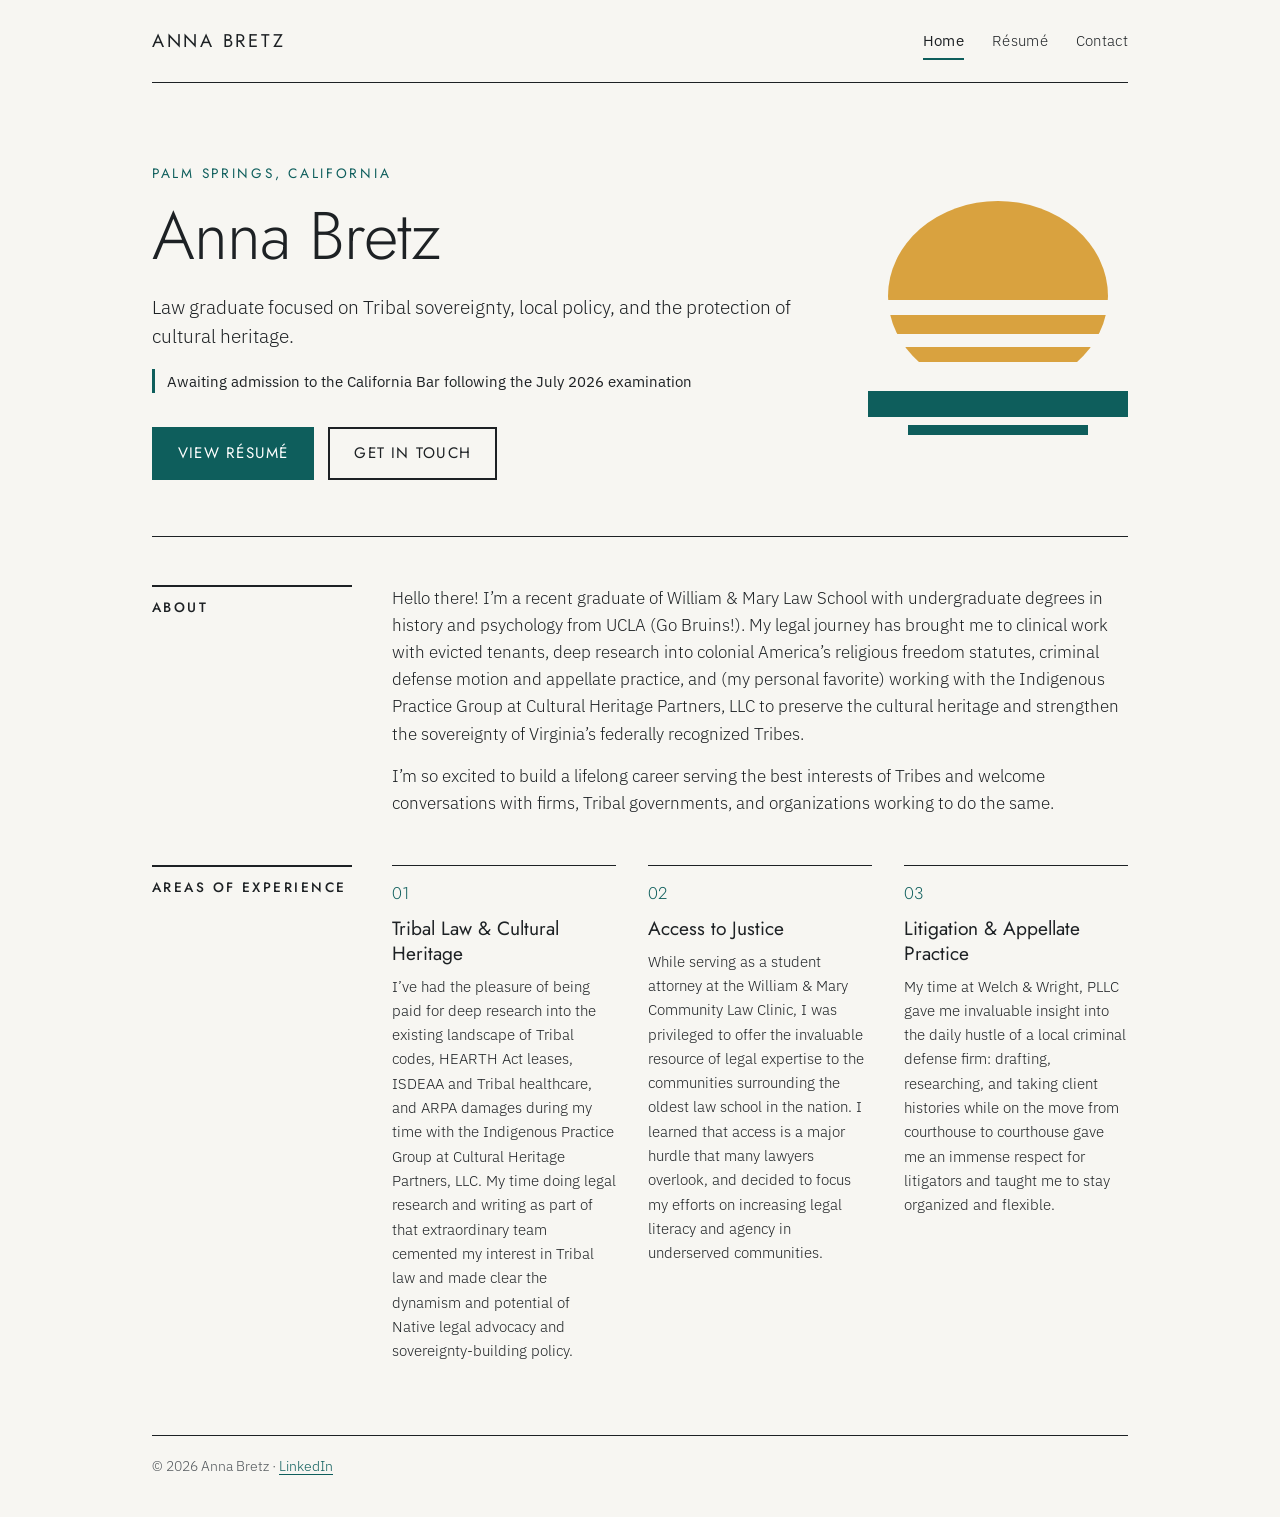
<file: index.html>
<!doctype html>
<html lang="en">
<head>
  <meta charset="utf-8">
  <meta name="viewport" content="width=device-width, initial-scale=1">

  <title>Anna Bretz — Federal Indian &amp; Tribal Law</title>
  <meta name="description" content="Anna Bretz, J.D., William & Mary Law School. Focused on Federal Indian and Tribal Law, based in Palm Springs, California.">

  <meta property="og:type" content="website">
  <meta property="og:title" content="Anna Bretz — Federal Indian &amp; Tribal Law">
  <meta property="og:description" content="J.D., William & Mary Law School. Focused on Federal Indian and Tribal Law, based in Palm Springs, California.">
  <meta property="og:url" content="https://annabretz.com/">
  <meta name="twitter:card" content="summary">

  <link rel="icon" href="data:image/svg+xml,<svg xmlns='http://www.w3.org/2000/svg' viewBox='0 0 100 100'><rect width='100' height='100' fill='%230e5e5c'/><text x='50' y='66' font-size='50' text-anchor='middle' fill='white' font-family='Futura,Century Gothic,Arial,sans-serif' font-weight='600'>AB</text></svg>">
  <link rel="preconnect" href="https://fonts.googleapis.com">
  <link rel="preconnect" href="https://fonts.gstatic.com" crossorigin>
  <link href="https://fonts.googleapis.com/css2?family=IBM+Plex+Sans:ital,wght@0,300;0,400;0,500;1,300;1,400&family=Jost:wght@300;400;500&display=swap" rel="stylesheet">
  <link rel="stylesheet" href="styles.css">
</head>
<body>
  <header class="site-nav">
    <a class="brand" href="index.html">Anna Bretz</a>
    <nav aria-label="Main">
      <a href="index.html" aria-current="page">Home</a>
      <a href="resume.html">Résumé</a>
      <a href="contact.html">Contact</a>
    </nav>
  </header>

  <main class="page landing">

    <!-- ===================== INTRO ===================== -->
    <section class="intro">
      <div class="intro-text">
      <p class="eyebrow">Palm Springs, California</p>
      <h1>Anna Bretz</h1>
      <p class="lede">
        Law graduate focused on Tribal sovereignty, local policy, and the protection of
        cultural heritage.
      </p>
      <p class="status">Awaiting admission to the California Bar following the July 2026 examination</p>
      <div class="actions">
        <a class="button" href="resume.html">View résumé</a>
        <a class="button button-ghost" href="contact.html">Get in touch</a>
      </div>
      </div>
      <div class="motif" aria-hidden="true">
        <span class="sun"></span><span class="horizon"></span><span class="ground"></span>
      </div>
    </section>

    <!-- ===================== ABOUT ===================== -->
    <section>
      <h2>About</h2>
      <p>
        Hello there! I’m a recent graduate of William &amp; Mary Law School with undergraduate
        degrees in history and psychology from UCLA (Go Bruins!). My legal journey has brought
        me to clinical work with evicted tenants, deep research into colonial America’s
        religious freedom statutes, criminal defense motion and appellate practice, and (my
        personal favorite) working with the Indigenous Practice Group at Cultural Heritage
        Partners, LLC to preserve the cultural heritage and strengthen the sovereignty of
        Virginia’s federally recognized Tribes.
      </p>
      <p>
        I’m so excited to build a lifelong career serving the best interests of Tribes and
        welcome conversations with firms, Tribal governments, and organizations working to
        do the same.
      </p>
    </section>

    <!-- ===================== AREAS ===================== -->
    <section>
      <h2>Areas of Experience</h2>
      <div class="areas">
        <article class="area">
          <h3>Tribal Law &amp; Cultural Heritage</h3>
          <p>I’ve had the pleasure of being paid for deep research into the existing landscape of Tribal codes, HEARTH Act leases, ISDEAA and Tribal healthcare, and ARPA damages during my time with the Indigenous Practice Group at Cultural Heritage Partners, LLC. My time doing legal research and writing as part of that extraordinary team cemented my interest in Tribal law and made clear the dynamism and potential of Native legal advocacy and sovereignty-building policy.</p>
        </article>
        <article class="area">
          <h3>Access to Justice</h3>
          <p>While serving as a student attorney at the William &amp; Mary Community Law Clinic, I was privileged to offer the invaluable resource of legal expertise to the communities surrounding the oldest law school in the nation. I learned that access is a major hurdle that many lawyers overlook, and decided to focus my efforts on increasing legal literacy and agency in underserved communities.</p>
        </article>
        <article class="area">
          <h3>Litigation &amp; Appellate Practice</h3>
          <p>My time at Welch &amp; Wright, PLLC gave me invaluable insight into the daily hustle of a local criminal defense firm: drafting, researching, and taking client histories while on the move from courthouse to courthouse gave me an immense respect for litigators and taught me to stay organized and flexible.</p>
        </article>
      </div>
    </section>

    <footer>
      <p>© <span id="year"></span> Anna Bretz · <a href="https://www.linkedin.com/in/annabretz" target="_blank" rel="noopener">LinkedIn</a></p>
    </footer>
  </main>

  <script>document.getElementById('year').textContent = new Date().getFullYear();</script>
</body>
</html>
</file>
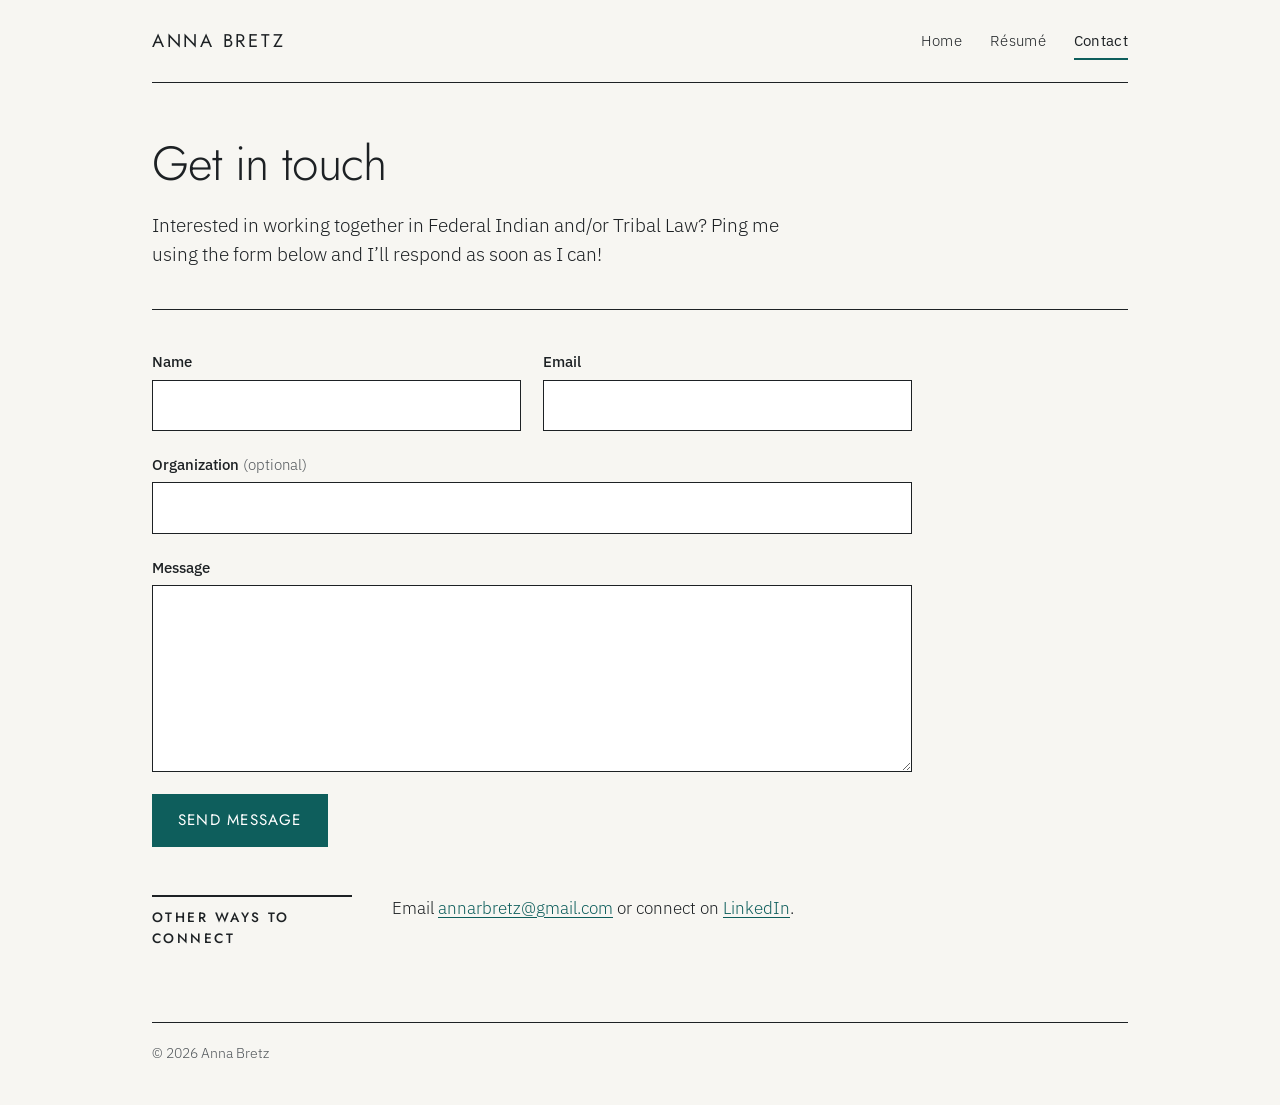
<file: contact.html>
<!doctype html>
<html lang="en">
<head>
  <meta charset="utf-8">
  <meta name="viewport" content="width=device-width, initial-scale=1">

  <title>Contact — Anna Bretz</title>
  <meta name="description" content="Get in touch with Anna Bretz about employment, collaboration, or speaking opportunities.">

  <meta property="og:type" content="website">
  <meta property="og:title" content="Contact — Anna Bretz">
  <meta property="og:description" content="Get in touch with Anna Bretz about employment, collaboration, or speaking opportunities.">
  <meta property="og:url" content="https://annabretz.com/contact">
  <meta name="twitter:card" content="summary">

  <link rel="icon" href="data:image/svg+xml,<svg xmlns='http://www.w3.org/2000/svg' viewBox='0 0 100 100'><rect width='100' height='100' fill='%230e5e5c'/><text x='50' y='66' font-size='50' text-anchor='middle' fill='white' font-family='Futura,Century Gothic,Arial,sans-serif' font-weight='600'>AB</text></svg>">
  <link rel="preconnect" href="https://fonts.googleapis.com">
  <link rel="preconnect" href="https://fonts.gstatic.com" crossorigin>
  <link href="https://fonts.googleapis.com/css2?family=IBM+Plex+Sans:ital,wght@0,300;0,400;0,500;1,300;1,400&family=Jost:wght@300;400;500&display=swap" rel="stylesheet">
  <link rel="stylesheet" href="styles.css">
</head>
<body>
  <header class="site-nav">
    <a class="brand" href="index.html">Anna Bretz</a>
    <nav aria-label="Main">
      <a href="index.html">Home</a>
      <a href="resume.html">Résumé</a>
      <a href="contact.html" aria-current="page">Contact</a>
    </nav>
  </header>

  <main class="page">
    <section class="intro intro-compact">
      <h1>Get in touch</h1>
      <p class="lede">
        Interested in working together in Federal Indian and/or Tribal Law? Ping me using
        the form below and I’ll respond as soon as I can!
      </p>
    </section>

    <!-- Submissions are delivered to Anna's inbox by FormSubmit (formsubmit.co).
         The very first submission triggers a one-time activation email to that inbox. -->
    <form class="contact-form" action="https://formsubmit.co/annarbretz@gmail.com" method="POST">
      <input type="hidden" name="_subject" value="New contact from annabretz.com">
      <input type="hidden" name="_template" value="table">
      <input type="hidden" name="_next" value="https://annabretz.com/thanks.html">
      <!-- Spam trap: hidden from people, filled in by bots -->
      <input type="text" name="_honey" class="honey" tabindex="-1" autocomplete="off" aria-hidden="true">

      <div class="field-row">
        <div class="field">
          <label for="name">Name</label>
          <input id="name" name="name" type="text" autocomplete="name" required>
        </div>
        <div class="field">
          <label for="email">Email</label>
          <input id="email" name="email" type="email" autocomplete="email" required>
        </div>
      </div>

      <div class="field">
        <label for="organization">Organization <span class="optional">(optional)</span></label>
        <input id="organization" name="organization" type="text" autocomplete="organization">
      </div>

      <div class="field">
        <label for="message">Message</label>
        <textarea id="message" name="message" rows="6" required></textarea>
      </div>

      <button class="button" type="submit">Send message</button>
    </form>

    <section class="alt-contact">
      <h2>Other ways to connect</h2>
      <p>
        Email <a href="mailto:annarbretz@gmail.com">annarbretz@gmail.com</a>
        or connect on <a href="https://www.linkedin.com/in/annabretz" target="_blank" rel="noopener">LinkedIn</a>.
      </p>
    </section>

    <footer>
      <p>© <span id="year"></span> Anna Bretz</p>
    </footer>
  </main>

  <script>document.getElementById('year').textContent = new Date().getFullYear();</script>
</body>
</html>
</file>
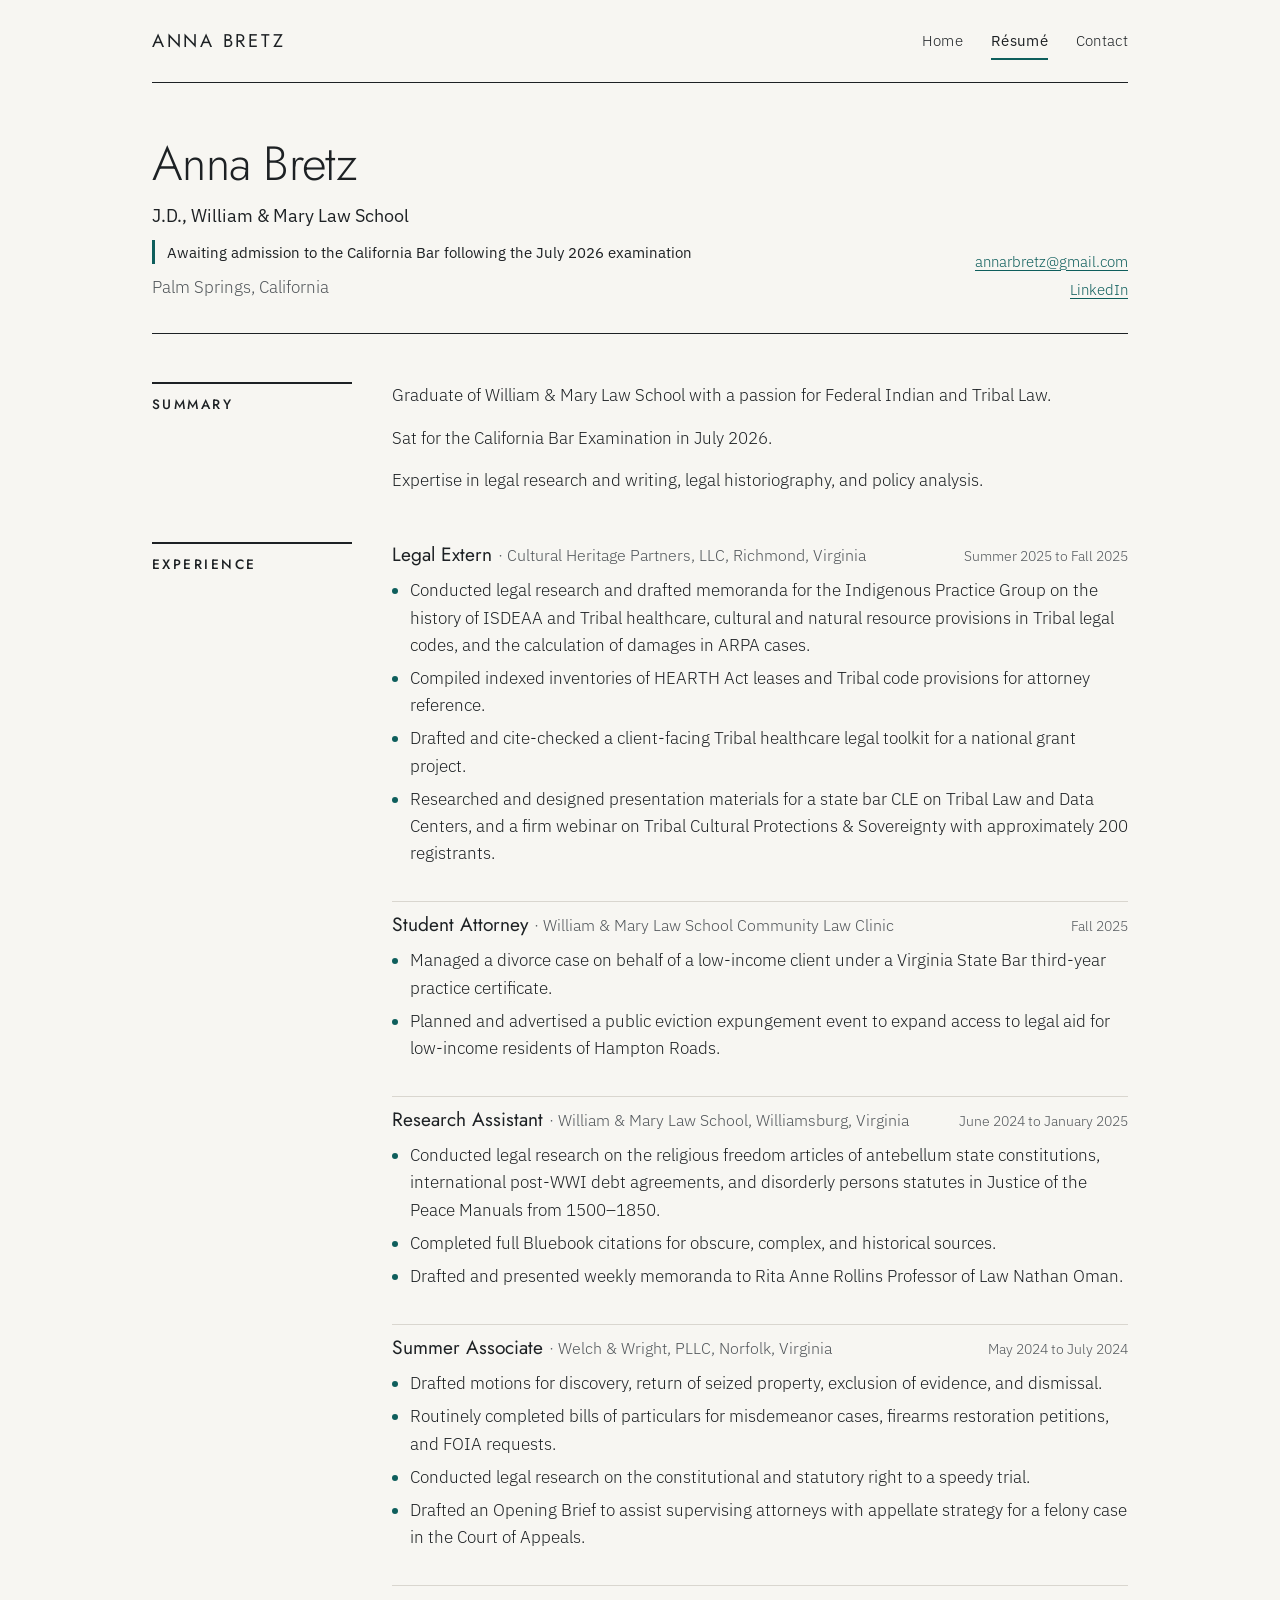
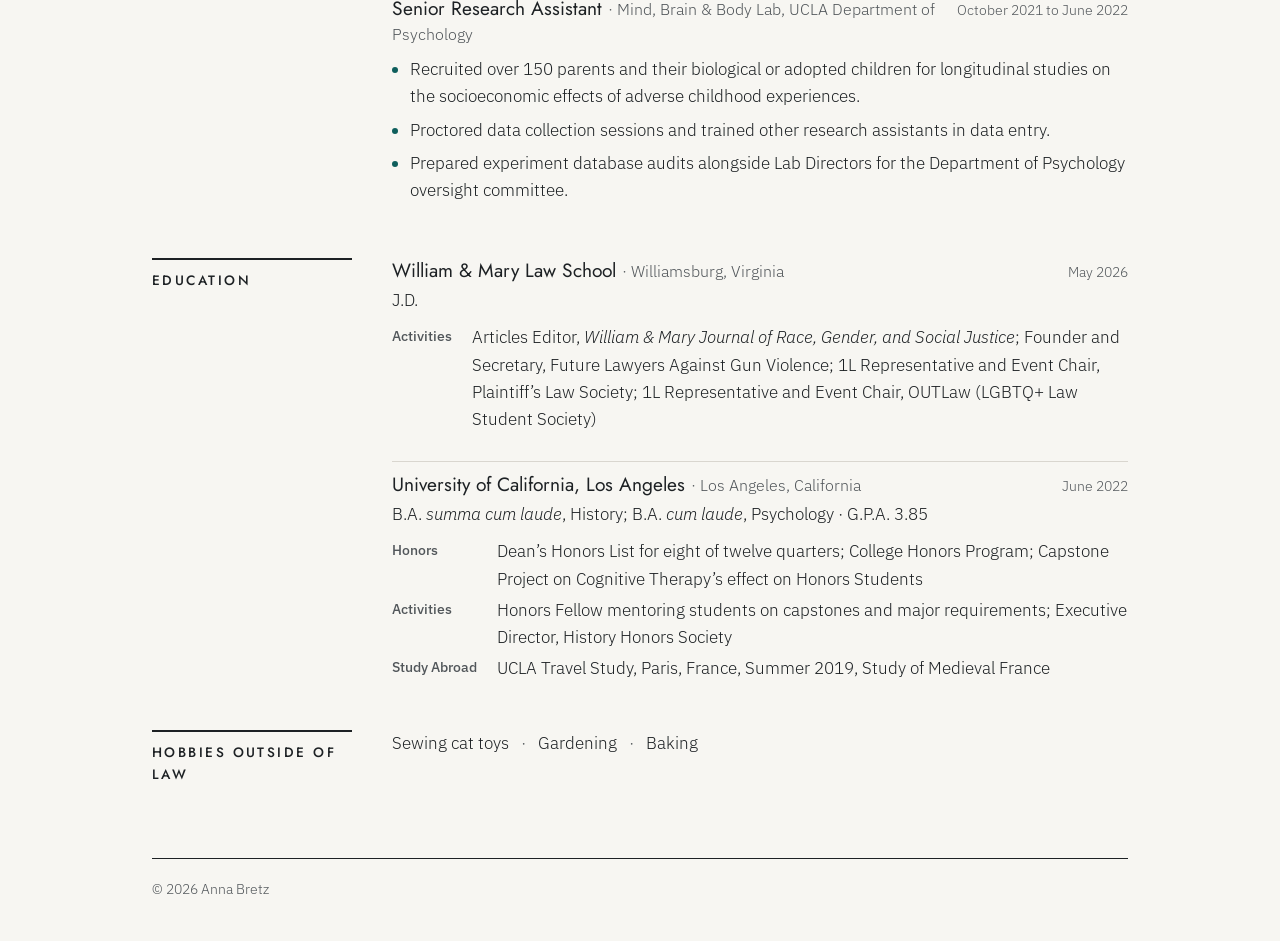
<file: resume.html>
<!doctype html>
<html lang="en">
<head>
  <meta charset="utf-8">
  <meta name="viewport" content="width=device-width, initial-scale=1">

  <title>Résumé — Anna Bretz</title>
  <meta name="description" content="Resume of Anna Bretz: J.D., William & Mary Law School, with a focus on Federal Indian and Tribal Law.">

  <meta property="og:type" content="website">
  <meta property="og:title" content="Résumé — Anna Bretz">
  <meta property="og:description" content="Resume of Anna Bretz: J.D., William & Mary Law School, with a focus on Federal Indian and Tribal Law.">
  <meta property="og:url" content="https://annabretz.com/resume">
  <meta name="twitter:card" content="summary">

  <link rel="icon" href="data:image/svg+xml,<svg xmlns='http://www.w3.org/2000/svg' viewBox='0 0 100 100'><rect width='100' height='100' fill='%230e5e5c'/><text x='50' y='66' font-size='50' text-anchor='middle' fill='white' font-family='Futura,Century Gothic,Arial,sans-serif' font-weight='600'>AB</text></svg>">
  <link rel="preconnect" href="https://fonts.googleapis.com">
  <link rel="preconnect" href="https://fonts.gstatic.com" crossorigin>
  <link href="https://fonts.googleapis.com/css2?family=IBM+Plex+Sans:ital,wght@0,300;0,400;0,500;1,300;1,400&family=Jost:wght@300;400;500&display=swap" rel="stylesheet">
  <link rel="stylesheet" href="styles.css">
</head>
<body>
  <header class="site-nav">
    <a class="brand" href="index.html">Anna Bretz</a>
    <nav aria-label="Main">
      <a href="index.html">Home</a>
      <a href="resume.html" aria-current="page">Résumé</a>
      <a href="contact.html">Contact</a>
    </nav>
  </header>
  <main class="page">

    <!-- ===================== HEADER ===================== -->
    <header class="hero">
      <div>
        <h1>Anna Bretz</h1>
        <p class="role">J.D., William &amp; Mary Law School</p>
        <p class="status">Awaiting admission to the California Bar following the July 2026 examination</p>
        <p class="location">Palm Springs, California</p>
      </div>
      <nav class="contact" aria-label="Contact">
        <a href="mailto:annarbretz@gmail.com">annarbretz@gmail.com</a>
        <a href="https://www.linkedin.com/in/annabretz" target="_blank" rel="noopener">LinkedIn</a>
      </nav>
    </header>

    <!-- ===================== SUMMARY ===================== -->
    <section>
      <h2>Summary</h2>
      <p>Graduate of William &amp; Mary Law School with a passion for Federal Indian and Tribal Law.</p>
      <p>Sat for the California Bar Examination in July 2026.</p>
      <p>Expertise in legal research and writing, legal historiography, and policy analysis.</p>
    </section>

    <!-- ===================== EXPERIENCE ===================== -->
    <section>
      <h2>Experience</h2>
      <article class="item">
        <div class="item-head">
          <h3>Legal Extern <span class="org">· Cultural Heritage Partners, LLC, Richmond, Virginia</span></h3>
          <span class="dates">Summer 2025 to Fall 2025</span>
        </div>
        <ul>
          <li>Conducted legal research and drafted memoranda for the Indigenous Practice Group on the history of ISDEAA and Tribal healthcare, cultural and natural resource provisions in Tribal legal codes, and the calculation of damages in ARPA cases.</li>
          <li>Compiled indexed inventories of HEARTH Act leases and Tribal code provisions for attorney reference.</li>
          <li>Drafted and cite-checked a client-facing Tribal healthcare legal toolkit for a national grant project.</li>
          <li>Researched and designed presentation materials for a state bar CLE on Tribal Law and Data Centers, and a firm webinar on Tribal Cultural Protections &amp; Sovereignty with approximately 200 registrants.</li>
        </ul>
      </article>

      <article class="item">
        <div class="item-head">
          <h3>Student Attorney <span class="org">· William &amp; Mary Law School Community Law Clinic</span></h3>
          <span class="dates">Fall 2025</span>
        </div>
        <ul>
          <li>Managed a divorce case on behalf of a low-income client under a Virginia State Bar third-year practice certificate.</li>
          <li>Planned and advertised a public eviction expungement event to expand access to legal aid for low-income residents of Hampton Roads.</li>
        </ul>
      </article>


      <article class="item">
        <div class="item-head">
          <h3>Research Assistant <span class="org">· William &amp; Mary Law School, Williamsburg, Virginia</span></h3>
          <span class="dates">June 2024 to January 2025</span>
        </div>
        <ul>
          <li>Conducted legal research on the religious freedom articles of antebellum state constitutions, international post-WWI debt agreements, and disorderly persons statutes in Justice of the Peace Manuals from 1500–1850.</li>
          <li>Completed full Bluebook citations for obscure, complex, and historical sources.</li>
          <li>Drafted and presented weekly memoranda to Rita Anne Rollins Professor of Law Nathan Oman.</li>
        </ul>
      </article>

      <article class="item">
        <div class="item-head">
          <h3>Summer Associate <span class="org">· Welch &amp; Wright, PLLC, Norfolk, Virginia</span></h3>
          <span class="dates">May 2024 to July 2024</span>
        </div>
        <ul>
          <li>Drafted motions for discovery, return of seized property, exclusion of evidence, and dismissal.</li>
          <li>Routinely completed bills of particulars for misdemeanor cases, firearms restoration petitions, and FOIA requests.</li>
          <li>Conducted legal research on the constitutional and statutory right to a speedy trial.</li>
          <li>Drafted an Opening Brief to assist supervising attorneys with appellate strategy for a felony case in the Court of Appeals.</li>
        </ul>
      </article>

      <article class="item">
        <div class="item-head">
          <h3>Senior Research Assistant <span class="org">· Mind, Brain &amp; Body Lab, UCLA Department of Psychology</span></h3>
          <span class="dates">October 2021 to June 2022</span>
        </div>
        <ul>
          <li>Recruited over 150 parents and their biological or adopted children for longitudinal studies on the socioeconomic effects of adverse childhood experiences.</li>
          <li>Proctored data collection sessions and trained other research assistants in data entry.</li>
          <li>Prepared experiment database audits alongside Lab Directors for the Department of Psychology oversight committee.</li>
        </ul>
      </article>
    </section>

    <!-- ===================== EDUCATION ===================== -->
    <section>
      <h2>Education</h2>

      <article class="item">
        <div class="item-head">
          <h3>William &amp; Mary Law School <span class="org">· Williamsburg, Virginia</span></h3>
          <span class="dates">May 2026</span>
        </div>
        <p class="degree">J.D.</p>
        <dl class="details">
          <dt>Activities</dt>
          <dd>Articles Editor, <em>William &amp; Mary Journal of Race, Gender, and Social Justice</em>; Founder and Secretary, Future Lawyers Against Gun Violence; 1L Representative and Event Chair, Plaintiff’s Law Society; 1L Representative and Event Chair, OUTLaw (LGBTQ+ Law Student Society)</dd>
        </dl>
      </article>

      <article class="item">
        <div class="item-head">
          <h3>University of California, Los Angeles <span class="org">· Los Angeles, California</span></h3>
          <span class="dates">June 2022</span>
        </div>
        <p class="degree">B.A. <em>summa cum laude</em>, History; B.A. <em>cum laude</em>, Psychology · G.P.A. 3.85</p>
        <dl class="details">
          <dt>Honors</dt>
          <dd>Dean’s Honors List for eight of twelve quarters; College Honors Program; Capstone Project on Cognitive Therapy’s effect on Honors Students</dd>
          <dt>Activities</dt>
          <dd>Honors Fellow mentoring students on capstones and major requirements; Executive Director, History Honors Society</dd>
          <dt>Study Abroad</dt>
          <dd>UCLA Travel Study, Paris, France, Summer 2019, Study of Medieval France</dd>
        </dl>
      </article>
    </section>

    <!-- ===================== INTERESTS ===================== -->
    <section>
      <h2>Hobbies outside of law</h2>
      <ul class="tags">
        <li>Sewing cat toys</li>
        <li>Gardening</li>
        <li>Baking</li>
      </ul>
    </section>

    <footer>
      <p>© <span id="year"></span> Anna Bretz</p>
    </footer>
  </main>

  <script>document.getElementById('year').textContent = new Date().getFullYear();</script>
</body>
</html>
</file>
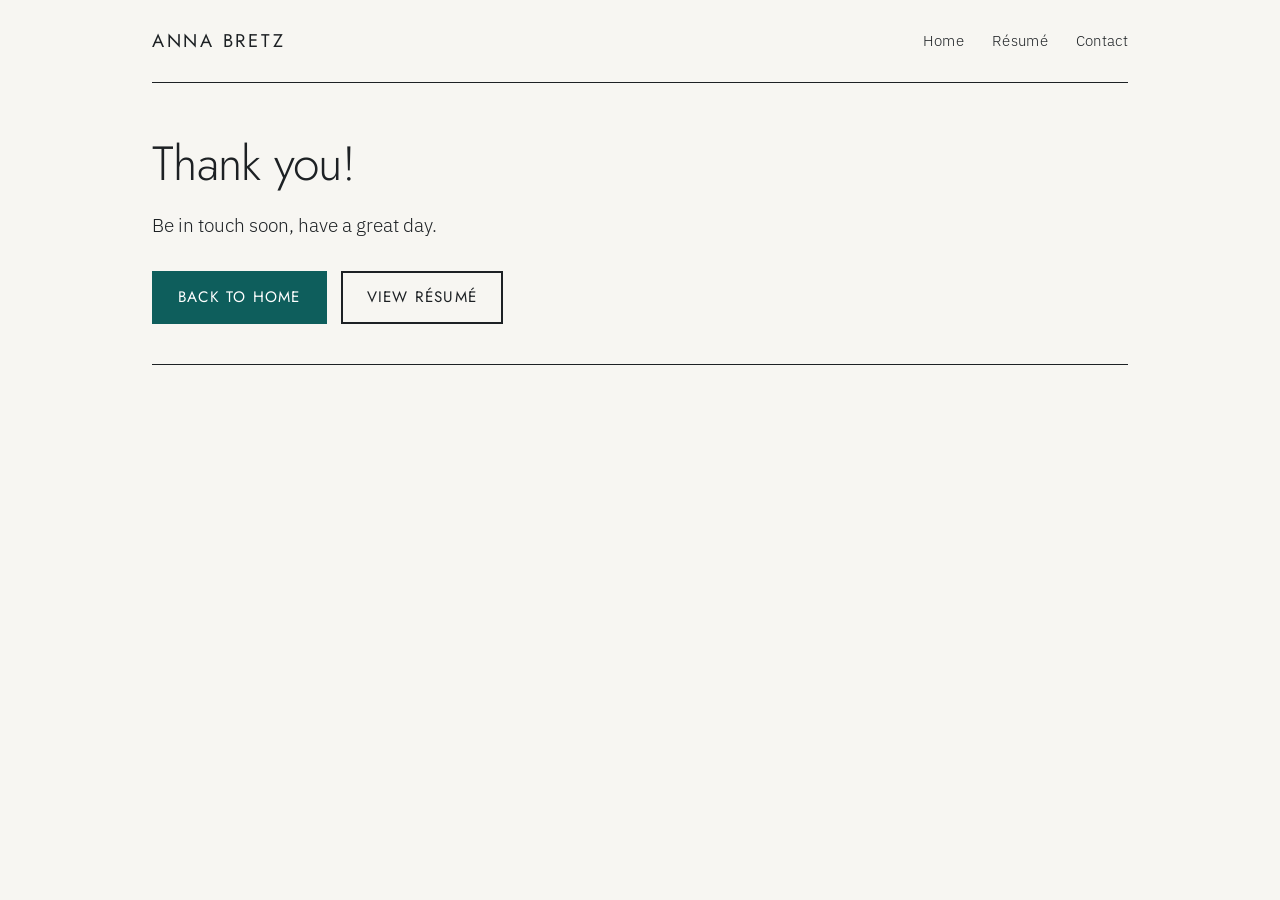
<file: thanks.html>
<!doctype html>
<html lang="en">
<head>
  <meta charset="utf-8">
  <meta name="viewport" content="width=device-width, initial-scale=1">
  <title>Message sent — Anna Bretz</title>
  <meta name="robots" content="noindex">
  <link rel="icon" href="data:image/svg+xml,<svg xmlns='http://www.w3.org/2000/svg' viewBox='0 0 100 100'><rect width='100' height='100' fill='%230e5e5c'/><text x='50' y='66' font-size='50' text-anchor='middle' fill='white' font-family='Futura,Century Gothic,Arial,sans-serif' font-weight='600'>AB</text></svg>">
  <link rel="preconnect" href="https://fonts.googleapis.com">
  <link rel="preconnect" href="https://fonts.gstatic.com" crossorigin>
  <link href="https://fonts.googleapis.com/css2?family=IBM+Plex+Sans:ital,wght@0,300;0,400;0,500;1,300;1,400&family=Jost:wght@300;400;500&display=swap" rel="stylesheet">
  <link rel="stylesheet" href="styles.css">
</head>
<body>
  <header class="site-nav">
    <a class="brand" href="index.html">Anna Bretz</a>
    <nav aria-label="Main">
      <a href="index.html">Home</a>
      <a href="resume.html">Résumé</a>
      <a href="contact.html">Contact</a>
    </nav>
  </header>

  <main class="page">
    <section class="intro intro-compact">
      <h1>Thank you!</h1>
      <p class="lede">Be in touch soon, have a great day.</p>
      <div class="actions">
        <a class="button" href="index.html">Back to home</a>
        <a class="button button-ghost" href="resume.html">View résumé</a>
      </div>
    </section>
  </main>
</body>
</html>
</file>
<file: styles.css>
/* ==========================================================
   Palm Springs mid-century modern
   Stucco white, charcoal ink, desert teal.
   Change the colors here to restyle the whole site.
   ========================================================== */
:root {
  --bg: #f7f6f2;        /* stucco white */
  --ink: #1d2124;       /* charcoal */
  --muted: #51565a;
  --rule: #d9d6cf;
  --teal: #0e5e5c;      /* desert teal: links, buttons */
  --sun: #d9a23f;       /* sun ochre: home-page sun only */
  --field: #ffffff;
  --on-teal: #ffffff;
}

@media (prefers-color-scheme: dark) {
  :root {
    --bg: #141819;
    --ink: #ece9e2;
    --muted: #a5a9ab;
    --rule: #2e3436;
    --teal: #6cc4bc;
    --sun: #e2b257;
    --field: #1b2022;
    --on-teal: #0d1213;
  }
}

* { box-sizing: border-box; }

body {
  margin: 0;
  background: var(--bg);
  color: var(--ink);
  font-family: "IBM Plex Sans", system-ui, -apple-system, "Segoe UI", sans-serif;
  font-weight: 300;
  font-size: 17px;
  line-height: 1.6;
  -webkit-font-smoothing: antialiased;
}

a { color: var(--teal); text-decoration: underline; text-decoration-thickness: 1px; text-underline-offset: 3px; }
a:hover { text-decoration-thickness: 2px; }
a:focus-visible, .button:focus-visible { outline: 3px solid var(--teal); outline-offset: 3px; }

h1, h2, h3, .brand { font-family: "Jost", "Futura", "Century Gothic", sans-serif; }

/* ----- Site navigation ----- */
.site-nav {
  max-width: 976px;
  margin: 0 auto;
  padding: 22px 0;
  display: flex;
  justify-content: space-between;
  align-items: center;
  flex-wrap: wrap;
  gap: 12px 24px;
  border-bottom: 1px solid var(--ink);
}
.brand {
  font-size: 1.15rem;
  font-weight: 400;
  letter-spacing: 0.14em;
  text-transform: uppercase;
  color: var(--ink);
  text-decoration: none;
}
.site-nav nav { display: flex; gap: 28px; flex-wrap: wrap; }
.site-nav nav a {
  padding: 6px 0;
  color: var(--ink);
  font-size: 0.95rem;
  font-weight: 300;
  letter-spacing: 0.02em;
  text-decoration: none;
  border-bottom: 2px solid transparent;
}
.site-nav nav a:hover { border-bottom-color: var(--rule); }
.site-nav nav a[aria-current="page"] { border-bottom-color: var(--teal); font-weight: 400; }

/* ----- Page frame ----- */
.page {
  max-width: 1040px;
  margin: 0 auto;
  padding: 56px 32px 40px;
}

h1 {
  margin: 0;
  font-size: 3rem;
  font-weight: 300;
  line-height: 1.05;
  letter-spacing: -0.015em;
}

/* ----- Résumé header ----- */
.hero {
  display: flex;
  justify-content: space-between;
  align-items: flex-end;
  gap: 24px;
  padding-bottom: 32px;
  border-bottom: 1px solid var(--ink);
}
.role { margin: 12px 0 0; font-size: 1.1rem; font-weight: 400; }
.status {
  display: inline-block;
  margin: 10px 0 0;
  padding-left: 12px;
  border-left: 3px solid var(--teal);
  font-size: 0.95rem;
  font-weight: 400;
}
.location { margin: 8px 0 0; color: var(--muted); }
.contact {
  display: flex;
  flex-direction: column;
  align-items: flex-end;
  gap: 4px;
  font-size: 0.95rem;
  white-space: nowrap;
}

/* ----- Buttons ----- */
.button {
  display: inline-block;
  padding: 12px 24px;
  background: var(--teal);
  color: var(--on-teal);
  border: 2px solid var(--teal);
  border-radius: 0;
  font: inherit;
  font-family: "Jost", "Futura", sans-serif;
  font-weight: 400;
  font-size: 0.95rem;
  letter-spacing: 0.08em;
  text-transform: uppercase;
  text-decoration: none;
  cursor: pointer;
}
.button:hover { background: var(--ink); border-color: var(--ink); color: var(--bg); }
.button-ghost { background: transparent; color: var(--ink); border-color: var(--ink); }
.button-ghost:hover { background: var(--ink); color: var(--bg); }

/* ----- Sections: label left, content right ----- */
section {
  margin-top: 48px;
  display: grid;
  grid-template-columns: 200px minmax(0, 1fr);
  column-gap: 40px;
}
section > * { grid-column: 2; }
section > h2 { grid-column: 1; grid-row: 1 / span 40; }
h2 {
  margin: 0;
  padding-top: 10px;
  border-top: 2px solid var(--ink);
  align-self: start;
  font-size: 0.85rem;
  font-weight: 500;
  letter-spacing: 0.18em;
  text-transform: uppercase;
}
section > p { margin: 0 0 0.9em; }
section > p:last-child { margin-bottom: 0; }
h3 { margin: 0; font-size: 1.2rem; font-weight: 400; line-height: 1.3; }
.org { font-family: "IBM Plex Sans", sans-serif; font-weight: 300; font-size: 1rem; color: var(--muted); }

.item { margin-bottom: 28px; padding-top: 10px; border-top: 1px solid var(--rule); }
.item:first-of-type { border-top: none; padding-top: 0; }
.item:last-child { margin-bottom: 0; }
.item-head { display: flex; justify-content: space-between; align-items: baseline; gap: 16px; }
.dates { color: var(--muted); font-size: 0.9rem; white-space: nowrap; font-variant-numeric: tabular-nums; }
.item ul { margin: 10px 0 0; padding-left: 18px; }
.item li { margin-bottom: 6px; }
.item li::marker { color: var(--teal); }
.note { margin: 6px 0 0; color: var(--muted); }
.degree { margin: 4px 0 0; }
.details { display: grid; grid-template-columns: max-content 1fr; gap: 4px 20px; margin: 10px 0 0; }
.details dt { font-weight: 500; font-size: 0.9rem; color: var(--muted); }
.details dd { margin: 0; }

.tags { list-style: none; margin: 0; padding: 0; display: flex; flex-wrap: wrap; }
.tags li + li::before { content: "·"; margin: 0 12px; color: var(--muted); }

footer {
  margin-top: 72px;
  padding-top: 20px;
  border-top: 1px solid var(--ink);
  color: var(--muted);
  font-size: 0.85rem;
}
footer p { margin: 0; }

/* ----- Landing ----- */
.intro {
  display: block;
  margin-top: 0;
  padding-bottom: 40px;
  border-bottom: 1px solid var(--ink);
}
.intro > * { grid-column: auto; }
.landing .intro {
  display: grid;
  grid-template-columns: minmax(0, 1fr) 260px;
  align-items: center;
  gap: 48px;
  padding: 24px 0 56px;
}
.landing .intro h1 { font-size: 4.2rem; }
.eyebrow {
  margin: 0 0 16px;
  font-family: "Jost", sans-serif;
  font-size: 0.85rem;
  font-weight: 400;
  letter-spacing: 0.2em;
  text-transform: uppercase;
  color: var(--teal);
}
.lede { margin: 20px 0 0; max-width: 34em; font-size: 1.2rem; line-height: 1.55; }
.lede em { font-style: italic; }
.intro .status { margin-top: 18px; }
.actions { display: flex; flex-wrap: wrap; gap: 14px; margin-top: 32px; }

/* Mid-century striped sun over a teal horizon */
.motif { position: relative; width: 260px; aspect-ratio: 1; }
.motif .sun {
  position: absolute;
  inset: 10px 20px 60px;
  border-radius: 50%;
  background: linear-gradient(to bottom,
    var(--sun) 0 52%, transparent 52% 60%,
    var(--sun) 60% 70%, transparent 70% 77%,
    var(--sun) 77% 85%, transparent 85%);
}
.motif .horizon { position: absolute; left: 0; right: 0; bottom: 34px; height: 26px; background: var(--teal); }
.motif .ground  { position: absolute; left: 40px; right: 40px; bottom: 16px; height: 10px; background: var(--teal); }

.areas { display: grid; grid-template-columns: repeat(3, minmax(0, 1fr)); gap: 32px; counter-reset: area; }
.area { padding-top: 14px; border-top: 1px solid var(--ink); counter-increment: area; }
.area::before {
  content: "0" counter(area);
  display: block;
  margin-bottom: 8px;
  font-family: "Jost", sans-serif;
  font-weight: 300;
  color: var(--teal);
}
.area h3 { margin-bottom: 8px; }
.area p { margin: 0; font-size: 0.95rem; }

/* ----- Contact form ----- */
.contact-form { margin-top: 40px; display: flex; flex-direction: column; gap: 22px; max-width: 760px; }
.field-row { display: grid; grid-template-columns: repeat(2, minmax(0, 1fr)); gap: 22px; }
.field { display: flex; flex-direction: column; gap: 6px; }
.field label { font-weight: 500; font-size: 0.92rem; }
.optional { font-weight: 300; color: var(--muted); }
.field input, .field select, .field textarea {
  width: 100%;
  min-height: 48px;
  padding: 11px 12px;
  font: inherit;
  color: var(--ink);
  background: var(--field);
  border: 1px solid var(--ink);
  border-radius: 0;
}
.field textarea { resize: vertical; min-height: 160px; }
.field input:focus, .field select:focus, .field textarea:focus { outline: 3px solid var(--teal); outline-offset: 0; }
.contact-form .button { align-self: flex-start; }
.honey { position: absolute; left: -9999px; width: 1px; height: 1px; opacity: 0; }
.alt-contact p { margin: 0; }

/* ----- Phones ----- */
@media (max-width: 760px) {
  .site-nav { margin: 0 16px; padding: 16px 0; }
  .site-nav nav { gap: 20px; }
  .page { padding: 32px 16px 32px; }
  h1 { font-size: 2.3rem; }
  .landing .intro { grid-template-columns: 1fr; gap: 32px; padding-top: 8px; }
  .landing .intro h1 { font-size: 2.8rem; }
  .motif { width: 180px; order: -1; }
  .hero { flex-direction: column; align-items: flex-start; }
  .contact { align-items: flex-start; }
  section { grid-template-columns: 1fr; }
  section > *, section > h2 { grid-column: 1; grid-row: auto; }
  section > h2 { margin-bottom: 16px; }
  .item-head { flex-direction: column; gap: 0; }
  .details { grid-template-columns: 1fr; gap: 0; }
  .details dd { margin-bottom: 8px; }
  .areas, .field-row { grid-template-columns: 1fr; }
}

/* ----- Printing (Ctrl/Cmd+P on the résumé gives a clean paper copy) ----- */
@media print {
  :root { --bg: #fff; --ink: #000; --muted: #444; --rule: #ccc; --teal: #0e5e5c; }
  body { font-size: 10.5pt; }
  .page { padding: 0; max-width: none; }
  .site-nav, .button, footer, .motif { display: none; }
  section { margin-top: 18pt; grid-template-columns: 1.3in 1fr; column-gap: 18pt; }
  a { color: inherit; text-decoration: none; }
  section, .item { break-inside: avoid; }
}
</file>
